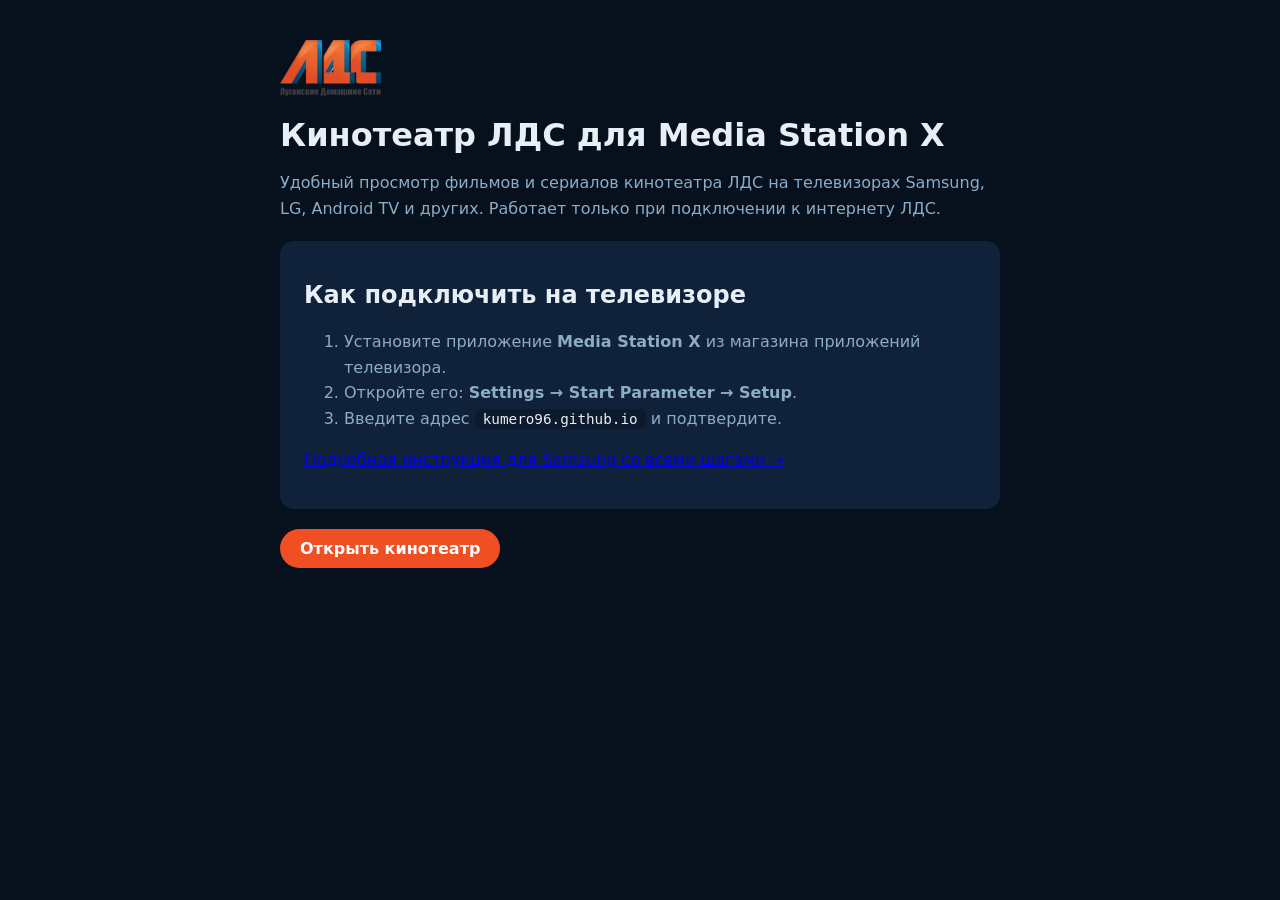
<file: index.html>
<!DOCTYPE html>
<html lang="ru">
<head>
<meta charset="utf-8">
<meta name="viewport" content="width=device-width, initial-scale=1">
<title>Кинотеатр ЛДС для MSX</title>
<style>
  :root { --bg:#06111D; --panel:#10223A; --blue:#1880D0; --orange:#F04E23; --text:#E8EEF5; --dim:#8DACC7; }
  body { margin:0; font-family: system-ui, "Segoe UI", Roboto, sans-serif; background:var(--bg); color:var(--text); }
  main { max-width: 720px; margin: 0 auto; padding: 40px 16px; }
  h1 { margin: 16px 0 4px; } p, li { color: var(--dim); line-height: 1.6; }
  .card { background: var(--panel); border-radius: 14px; padding: 20px 24px; margin: 20px 0; }
  code { background:#0B1A2C; padding: 2px 8px; border-radius: 6px; color: var(--text); font-size: 1.1em; }
  a.btn { display:inline-block; background: var(--orange); color:#fff; padding: 10px 20px; border-radius: 30px; text-decoration:none; font-weight:600; }
</style>
</head>
<body>
<main>
  <img src="msx/img/logo.png" alt="ЛДС" height="56">
  <h1>Кинотеатр ЛДС для Media Station X</h1>
  <p>Удобный просмотр фильмов и сериалов кинотеатра ЛДС на телевизорах Samsung, LG, Android TV и других. Работает только при подключении к интернету ЛДС.</p>
  <div class="card">
    <h2>Как подключить на телевизоре</h2>
    <ol>
      <li>Установите приложение <b>Media Station X</b> из магазина приложений телевизора.</li>
      <li>Откройте его: <b>Settings → Start Parameter → Setup</b>.</li>
      <li>Введите адрес <code>kumero96.github.io</code> и подтвердите.</li>
    </ol>
    <p><a href="samsung/">Подробная инструкция для Samsung со всеми шагами →</a></p>
  </div>
  <a class="btn" href="app/">Открыть кинотеатр</a>
</main>
</body>
</html>
</file>
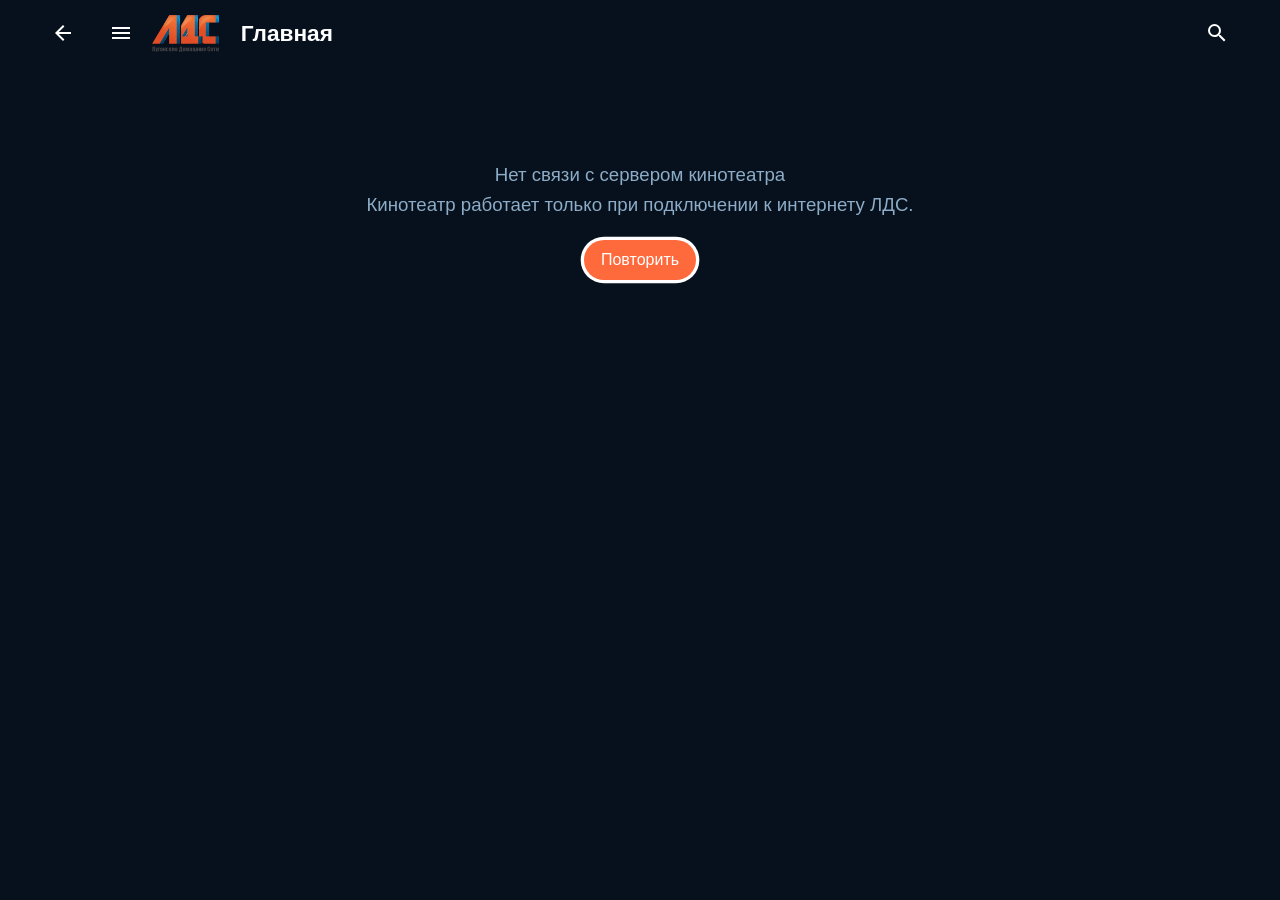
<file: app/index.html>
<!DOCTYPE html>
<html lang="ru">
<head>
    <meta charset="utf-8">
    <meta name="viewport" content="width=device-width, initial-scale=1, maximum-scale=1, user-scalable=no">
    <title>Кинотеатр ЛДС</title>
    <link rel="stylesheet" href="css/app.css?v=14">
</head>
<body>
    <div id="backdrop"></div>
    <div id="page"></div>
    <div id="top"></div>
    <div id="menu-shade"></div>
    <div id="menu"></div>
    <div id="modal"></div>
    <div id="player"></div>
    <div id="toast"></div>
    <script src="js/data.js?v=14"></script>
    <script src="js/ui.js?v=14"></script>
    <script src="js/screens.js?v=14"></script>
    <script src="js/player.js?v=14"></script>
    <script src="js/main.js?v=14"></script>
</body>
</html>
</file>
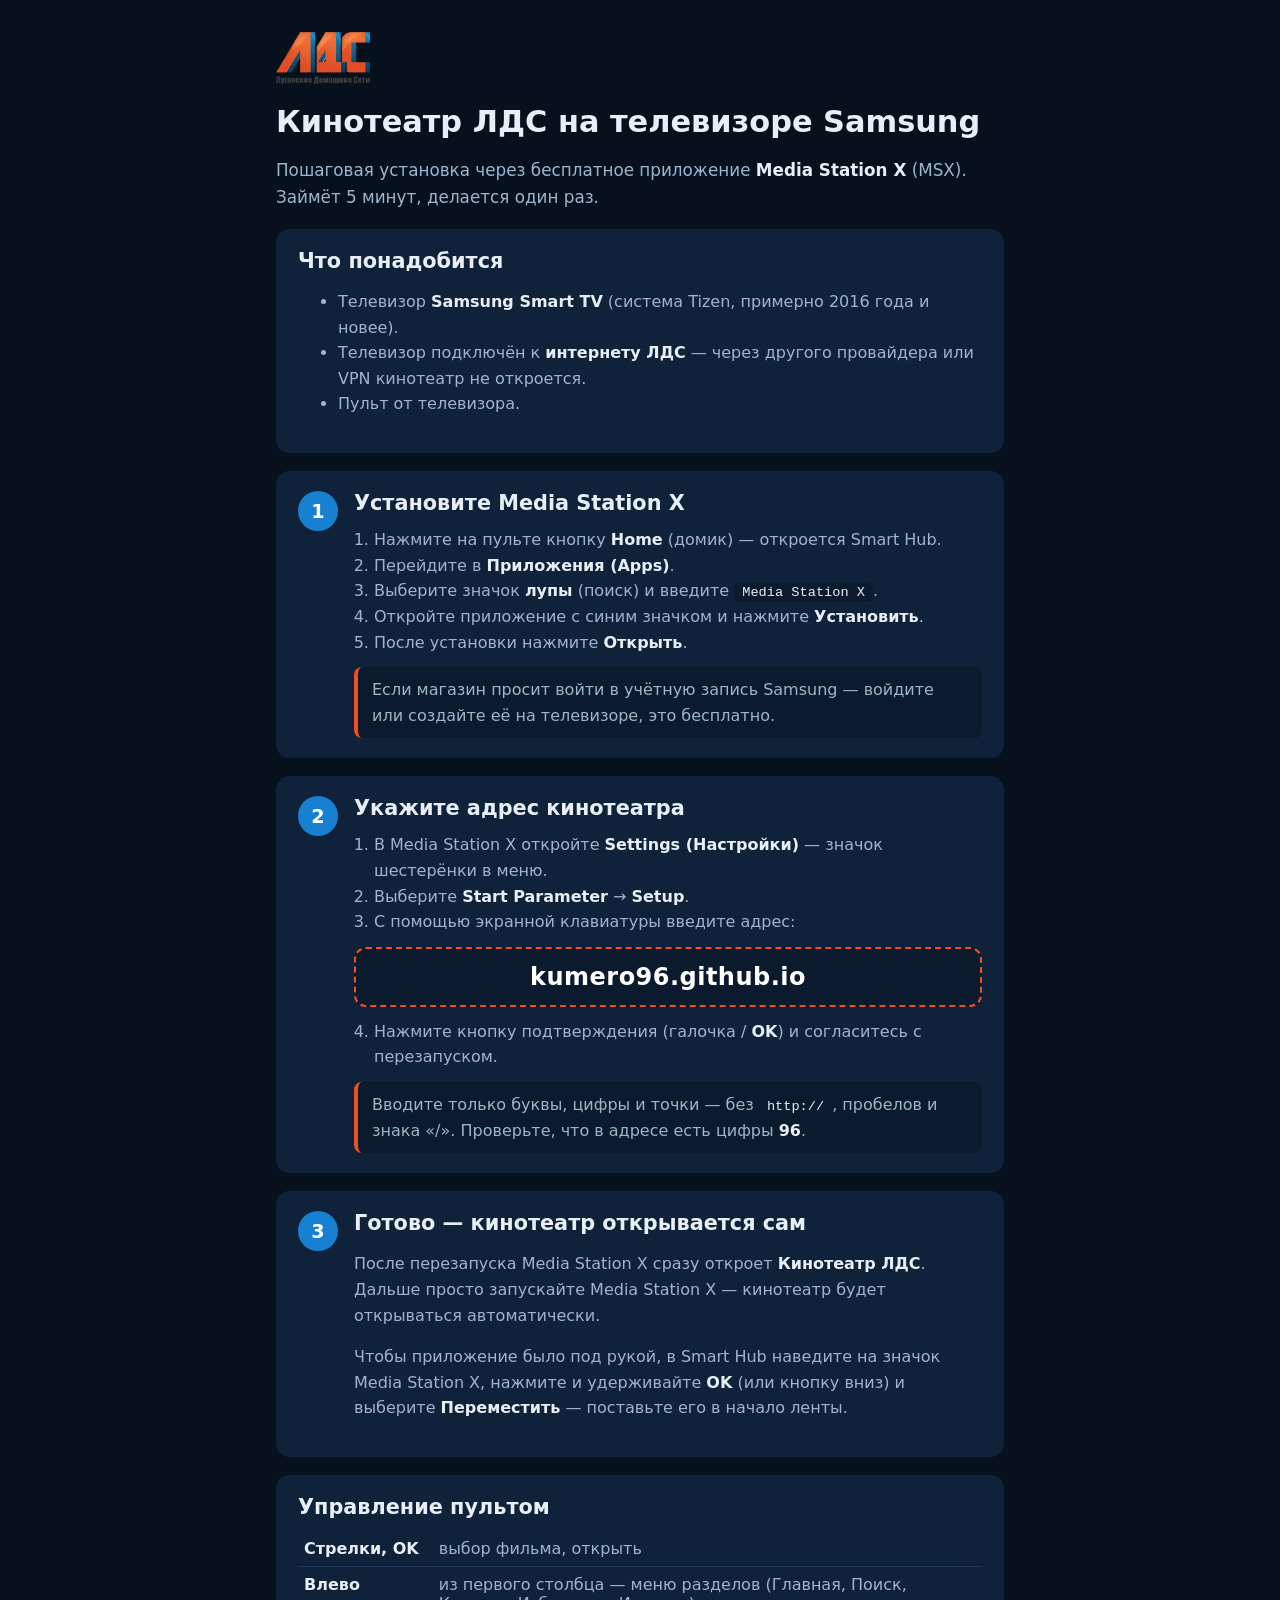
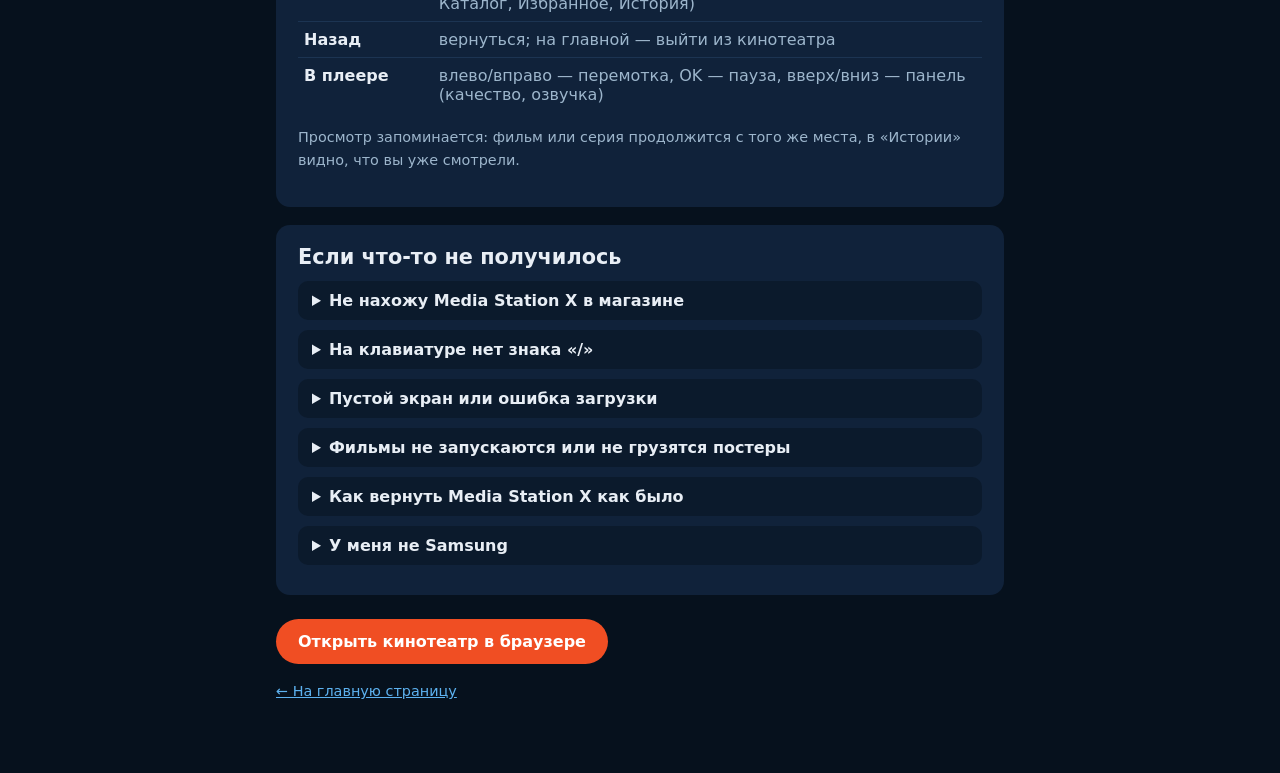
<file: samsung/index.html>
<!DOCTYPE html>
<html lang="ru">
<head>
<meta charset="utf-8">
<meta name="viewport" content="width=device-width, initial-scale=1">
<title>Кинотеатр ЛДС на Samsung</title>
<style>
  :root { --bg:#06111D; --panel:#10223A; --panel2:#0B1A2C; --blue:#1880D0; --orange:#F04E23; --text:#E8EEF5; --dim:#9DB6CC; }
  * { box-sizing: border-box; }
  body { margin:0; font-family: system-ui, "Segoe UI", Roboto, sans-serif; background:var(--bg); color:var(--text); }
  main { max-width: 760px; margin: 0 auto; padding: 32px 16px 56px; }
  h1 { margin: 16px 0 6px; font-size: 1.9em; line-height: 1.2; }
  h2 { margin: 0 0 12px; font-size: 1.3em; }
  p, li { color: var(--dim); line-height: 1.6; }
  b { color: var(--text); }
  .lead { font-size: 1.05em; }
  .card { background: var(--panel); border-radius: 14px; padding: 20px 22px; margin: 18px 0; }
  .step { display: flex; align-items: flex-start; }
  .num { flex: 0 0 40px; width: 40px; height: 40px; border-radius: 50%; background: var(--blue); color:#fff; font-weight: 700; font-size: 1.2em; display:flex; align-items:center; justify-content:center; margin-right: 16px; }
  .step > .body { flex: 1; min-width: 0; }
  .step ol, .step ul { padding-left: 20px; margin: 8px 0 0; }
  code { background: var(--panel2); padding: 2px 8px; border-radius: 6px; color: var(--text); font-size: 1.05em; word-break: break-all; }
  .addr { display:block; text-align:center; font-size: 1.5em; font-weight: 700; letter-spacing: .02em; background: var(--panel2); border: 2px dashed var(--orange); border-radius: 12px; padding: 14px; margin: 12px 0; color: #fff; word-break: break-all; }
  .path { color: var(--text); font-weight: 600; }
  .note { border-left: 4px solid var(--orange); background: var(--panel2); border-radius: 8px; padding: 10px 14px; margin: 12px 0 0; }
  .note p { margin: 0; }
  table { width: 100%; border-collapse: collapse; }
  td { padding: 8px 6px; border-top: 1px solid #1C3452; color: var(--dim); vertical-align: top; }
  td:first-child { color: var(--text); font-weight: 600; white-space: nowrap; padding-right: 14px; }
  tr:first-child td { border-top: 0; }
  details { background: var(--panel2); border-radius: 10px; padding: 10px 14px; margin: 10px 0; }
  summary { cursor: pointer; color: var(--text); font-weight: 600; }
  details p { margin: 8px 0 2px; }
  a { color: #5DB2F0; }
  a.btn { display:inline-block; background: var(--orange); color:#fff; padding: 10px 22px; border-radius: 30px; text-decoration:none; font-weight:600; margin-top: 6px; }
  .muted { font-size: .9em; }
  @media (max-width: 480px) {
    h1 { font-size: 1.5em; }
    .num { flex-basis: 32px; width: 32px; height: 32px; font-size: 1em; margin-right: 12px; }
    .card { padding: 16px; }
    td:first-child { white-space: normal; }
  }
</style>
</head>
<body>
<main>
  <img src="../msx/img/logo.png" alt="ЛДС" height="52">
  <h1>Кинотеатр ЛДС на телевизоре Samsung</h1>
  <p class="lead">Пошаговая установка через бесплатное приложение <b>Media Station X</b> (MSX). Займёт 5 минут, делается один раз.</p>

  <div class="card">
    <h2>Что понадобится</h2>
    <ul>
      <li>Телевизор <b>Samsung Smart TV</b> (система Tizen, примерно 2016 года и новее).</li>
      <li>Телевизор подключён к <b>интернету ЛДС</b> — через другого провайдера или VPN кинотеатр не откроется.</li>
      <li>Пульт от телевизора.</li>
    </ul>
  </div>

  <div class="card step">
    <span class="num">1</span>
    <div class="body">
      <h2>Установите Media Station X</h2>
      <ol>
        <li>Нажмите на пульте кнопку <b>Home</b> (домик) — откроется Smart Hub.</li>
        <li>Перейдите в <span class="path">Приложения (Apps)</span>.</li>
        <li>Выберите значок <b>лупы</b> (поиск) и введите <code>Media Station X</code>.</li>
        <li>Откройте приложение с синим значком и нажмите <b>Установить</b>.</li>
        <li>После установки нажмите <b>Открыть</b>.</li>
      </ol>
      <div class="note"><p>Если магазин просит войти в учётную запись Samsung — войдите или создайте её на телевизоре, это бесплатно.</p></div>
    </div>
  </div>

  <div class="card step">
    <span class="num">2</span>
    <div class="body">
      <h2>Укажите адрес кинотеатра</h2>
      <ol>
        <li>В Media Station X откройте <span class="path">Settings (Настройки)</span> — значок шестерёнки в меню.</li>
        <li>Выберите <span class="path">Start Parameter</span> → <span class="path">Setup</span>.</li>
        <li>С помощью экранной клавиатуры введите адрес:</li>
      </ol>
      <span class="addr">kumero96.github.io</span>
      <ol start="4">
        <li>Нажмите кнопку подтверждения (галочка / <b>OK</b>) и согласитесь с перезапуском.</li>
      </ol>
      <div class="note"><p>Вводите только буквы, цифры и точки — без <code>http://</code>, пробелов и знака «/». Проверьте, что в адресе есть цифры <b>96</b>.</p></div>
    </div>
  </div>

  <div class="card step">
    <span class="num">3</span>
    <div class="body">
      <h2>Готово — кинотеатр открывается сам</h2>
      <p>После перезапуска Media Station X сразу откроет <b>Кинотеатр ЛДС</b>. Дальше просто запускайте Media Station X — кинотеатр будет открываться автоматически.</p>
      <p>Чтобы приложение было под рукой, в Smart Hub наведите на значок Media Station X, нажмите и удерживайте <b>OK</b> (или кнопку вниз) и выберите <span class="path">Переместить</span> — поставьте его в начало ленты.</p>
    </div>
  </div>

  <div class="card">
    <h2>Управление пультом</h2>
    <table>
      <tr><td>Стрелки, OK</td><td>выбор фильма, открыть</td></tr>
      <tr><td>Влево</td><td>из первого столбца — меню разделов (Главная, Поиск, Каталог, Избранное, История)</td></tr>
      <tr><td>Назад</td><td>вернуться; на главной — выйти из кинотеатра</td></tr>
      <tr><td>В плеере</td><td>влево/вправо — перемотка, OK — пауза, вверх/вниз — панель (качество, озвучка)</td></tr>
    </table>
    <p class="muted">Просмотр запоминается: фильм или серия продолжится с того же места, в «Истории» видно, что вы уже смотрели.</p>
  </div>

  <div class="card">
    <h2>Если что-то не получилось</h2>
    <details>
      <summary>Не нахожу Media Station X в магазине</summary>
      <p>Проверьте написание в поиске. На некоторых старых моделях или в отдельных регионах приложения может не быть — тогда откройте кинотеатр во встроенном браузере телевизора (<b>Internet</b>) по адресу <code>kumero96.github.io/lds-kino/app</code> и добавьте страницу в закладки.</p>
    </details>
    <details>
      <summary>На клавиатуре нет знака «/»</summary>
      <p>Он и не нужен — введите ровно <code>kumero96.github.io</code>.</p>
    </details>
    <details>
      <summary>Пустой экран или ошибка загрузки</summary>
      <p>Убедитесь, что телевизор подключён к интернету ЛДС, и проверьте адрес на опечатки. Перезапустите Media Station X: выйдите из приложения кнопкой <b>Назад</b>/<b>Exit</b> и откройте снова.</p>
    </details>
    <details>
      <summary>Фильмы не запускаются или не грузятся постеры</summary>
      <p>Кинотеатр работает только в сети ЛДС. Отключите VPN на роутере, если он есть. Если не играет один конкретный фильм — в его карточке нажмите «Сообщить о проблеме».</p>
    </details>
    <details>
      <summary>Как вернуть Media Station X как было</summary>
      <p><span class="path">Settings → Start Parameter → Reset</span>, затем перезапустите приложение.</p>
    </details>
    <details>
      <summary>У меня не Samsung</summary>
      <p>Media Station X есть и для <b>LG</b> (магазин LG Content Store), настройка та же: адрес <code>kumero96.github.io</code>. На Android TV лучше установить отдельное приложение Кинотеатр ЛДС.</p>
    </details>
  </div>

  <p><a class="btn" href="../app/">Открыть кинотеатр в браузере</a></p>
  <p class="muted"><a href="../">← На главную страницу</a></p>
</main>
</body>
</html>
</file>
<file: app/css/app.css>
/* Кинотеатр ЛДС — веб-версия для телевизоров (открывается из MSX или в любом браузере).
   Размеры в rem: 1rem = 1/96 ширины экрана, поэтому интерфейс одинаков на 720p, 1080p и 4K. */

* { box-sizing: border-box; }

html, body {
    margin: 0;
    height: 100%;
    overflow: hidden;
    background: #06111D;
    color: #FFFFFF;
    font-family: "Segoe UI", Roboto, "Helvetica Neue", Arial, sans-serif;
    -webkit-user-select: none;
    user-select: none;
    cursor: default;
}

body::before {
    /* фирменный фон — готовая картинка (градиенты слишком тяжело перерисовывать на ТВ) */
    content: "";
    position: fixed;
    top: 0; right: 0; bottom: 0; left: 0;
    background: #06111D url("../img/background.jpg") center / cover no-repeat;
    z-index: -2;
}

#backdrop { display: none; }

/* ---------- шапка ---------- */

#top {
    position: fixed;
    top: 0; left: 0; right: 0;
    height: 5.5rem;
    display: flex;
    align-items: center;
    padding: 0 3rem;
    z-index: 20;
    background: #06111D;
    height: 5rem;
}
#top .logo { height: 2.8rem; margin: 0 0.6rem; }
#top .title { font-size: 1.7rem; font-weight: 600; flex: 1; white-space: nowrap; overflow: hidden; text-overflow: ellipsis; }
.icon-btn {
    width: 3.4rem; height: 3.4rem;
    border-radius: 50%;
    display: flex; align-items: center; justify-content: center;
    font-size: 1.7rem;
    color: #FFFFFF;
    background: transparent;
}
.icon-btn svg { width: 1.8rem; height: 1.8rem; fill: currentColor; }
.icon-btn.focus { background: #fff; color: #06111D; }

/* ---------- боковое меню ---------- */

#menu {
    position: fixed;
    top: 0; bottom: 0; left: 0;
    width: 22rem;
    padding: 6.5rem 1.2rem 2rem;
    background: rgba(6, 17, 29, 0.97);
    border-right: 1px solid rgba(79, 170, 240, 0.25);
    -webkit-transform: translateX(-100%);
    transform: translateX(-100%);
    z-index: 30;
    overflow: hidden;
}
#menu.open { -webkit-transform: none; transform: none; }
#menu .sep { color: #8DACC7; font-size: 1rem; text-transform: uppercase; letter-spacing: 0.1rem; margin: 1.2rem 1.2rem 0.4rem; }
.menu-item {
    display: flex; align-items: center;
    padding: 0.85rem 1.2rem;
    border-radius: 0.9rem;
    font-size: 1.45rem;
    color: #DCE6F0;
}
.menu-item svg { width: 1.6rem; height: 1.6rem; fill: currentColor; flex: none; }
.menu-item.active { color: #4FAAF0; }
.menu-item.focus { background: #fff; color: #06111D; }
#menu-shade {
    position: fixed; top: 0; right: 0; bottom: 0; left: 0; background: rgba(0, 0, 0, 0.45);
    display: none; z-index: 25;
}
#menu-shade.on { display: block; }

/* ---------- страницы ---------- */

#page {
    position: absolute;
    top: 0; left: 0; right: 0; bottom: 0;
    overflow: hidden;
}
.scroll {
    position: relative;
    padding: 6rem 0 6rem;
}
.far { visibility: hidden; }
#diag {
    position: fixed; right: 0.6rem; bottom: 0.4rem; z-index: 90;
    font-size: 0.9rem; color: #8DACC7; background: rgba(0, 0, 0, 0.6);
    padding: 0.2rem 0.6rem; border-radius: 0.4rem; pointer-events: none;
}

.row { margin-bottom: 1.8rem; }
.row-head {
    display: flex; align-items: center;
    padding: 0 3rem;
    margin-bottom: 0.8rem;
}
.row-head h2 { font-size: 1.7rem; margin: 0; font-weight: 600; }
.pill {
    display: inline-flex; align-items: center;
    padding: 0.55rem 1.3rem;
    border-radius: 3rem;
    background: rgba(16, 34, 58, 0.9);
    font-size: 1.2rem;
    color: #fff;
    white-space: nowrap;
}
.pill.small { padding: 0.35rem 1rem; font-size: 1.05rem; }
.pill.sel { background: #1880D0; }
.pill.primary { background: #F04E23; }
.pill.focus { background: #fff; color: #06111D; }
.pill.primary.focus { background: #FF6A3D; box-shadow: 0 0 0 0.25rem #fff; color: #fff; }
.pill.sel.focus { background: #3A9BE8; box-shadow: 0 0 0 0.25rem #fff; color: #fff; }
.pill svg { width: 1.3rem; height: 1.3rem; fill: currentColor; margin-right: 0.5rem; flex: none; }
.pill .after svg { margin: 0 0 0 0.4rem; }

.row-items {
    display: flex;
    padding: 0.6rem 3rem 0.4rem;
    overflow: hidden;
    scroll-behavior: auto;
}

/* ---------- постер ---------- */

.card { width: 11.5rem; flex: none; }
.card .img {
    position: relative;
    width: 100%;
    padding-top: 148%;
    border-radius: 1rem;
    background: #10223A center / cover no-repeat;
    overflow: hidden;
}
.card.focus .img { box-shadow: 0 0 0 0.3rem #fff; }
.card .name { margin-top: 0.7rem; font-size: 1.15rem; line-height: 1.35; max-height: 2.7em; overflow: hidden; }
.card .year { color: #8DACC7; font-size: 1rem; margin-top: 0.15rem; }
.card .noimg { position: absolute; top: 0; right: 0; bottom: 0; left: 0; display: flex; align-items: center; justify-content: center; text-align: center; padding: 1rem; color: #8DACC7; font-size: 1.1rem; }
.badge {
    position: absolute;
    padding: 0.2rem 0.55rem;
    border-radius: 0.5rem;
    font-size: 0.9rem;
    font-weight: 700;
    color: #fff;
    line-height: 1.3;
}
.badge.rating { top: 0.6rem; left: 0.6rem; background: rgba(24, 128, 208, 0.92); }
.badge.new { top: 0.6rem; right: 0.6rem; background: #F04E23; }
.badge.watched { bottom: 1rem; left: 0.6rem; background: #3FB950; }
.badge.count { bottom: 1rem; left: 0.6rem; background: rgba(6, 17, 29, 0.85); }
.progress { position: absolute; left: 0; right: 0; bottom: 0; height: 0.45rem; background: rgba(255, 255, 255, 0.55); }
.progress i { display: block; height: 100%; background: #F04E23; }
.progress i.done { background: #3FB950; }

.more-card .img { display: flex; }
.more-card .img b { position: absolute; top: 0; right: 0; bottom: 0; left: 0; display: flex; align-items: center; justify-content: center; font-size: 4rem; color: #fff; }

.grid {
    display: flex;
    flex-wrap: wrap;
    padding: 0.6rem 3rem;
}
.grid .card { width: calc((100% - 5 * 1.55rem) / 6); }

.filters { display: flex; flex-wrap: wrap; padding: 0 3rem 1.2rem; }
.hint { color: #8DACC7; font-size: 1.15rem; padding: 0 3rem 1rem; }

.message { text-align: center; padding: 6rem 3rem; color: #8DACC7; font-size: 1.4rem; line-height: 1.6; }
.message .pill { margin-top: 1.5rem; }
.spinner {
    width: 3.5rem; height: 3.5rem; margin: 0 auto 1rem;
    border: 0.35rem solid rgba(255, 255, 255, 0.2); border-top-color: #4FAAF0;
    border-radius: 50%; animation: spin 0.9s linear infinite;
}
@keyframes spin { to { transform: rotate(360deg); } }

/* ---------- страница фильма ---------- */

.details { display: flex; padding: 1rem 3rem 1rem; }
.details .poster {
    width: 19rem; height: 28rem; flex: none;
    border-radius: 1.2rem; background: #10223A center / cover no-repeat;
    box-shadow: 0 1rem 3rem rgba(0, 0, 0, 0.5);
}
.details .info { flex: 1; min-width: 0; }
.details h1 { font-size: 3rem; margin: 0 0 0.4rem; line-height: 1.15; }
.details .sub { color: #8DACC7; font-size: 1.3rem; margin-bottom: 0.4rem; }
.details .ratings { display: flex; margin: 0.8rem 0; }
.chip { border: 1px solid rgba(255, 255, 255, 0.35); border-radius: 0.5rem; padding: 0.2rem 0.7rem; font-size: 1.1rem; }
.chip b { color: #4FAAF0; margin-right: 0.3rem; }
.details .line { color: #8DACC7; font-size: 1.15rem; margin: 0.2rem 0; white-space: nowrap; overflow: hidden; text-overflow: ellipsis; }
.details .desc { font-size: 1.25rem; line-height: 1.55; color: #D8E1EA; margin: 1rem 0 0; max-height: 7.8em; overflow: hidden; }
.actions { display: flex; flex-wrap: wrap; margin-top: 1.5rem; }
.actions .pill { font-size: 1.3rem; padding: 0.8rem 1.6rem; }

.section { padding: 0 3rem; margin: 1.5rem 0 0.5rem; }
.section h2 { font-size: 1.6rem; margin: 0 0 0.8rem; font-weight: 600; }
.tabs { display: flex; flex-wrap: wrap; }

.episodes { display: flex; flex-wrap: wrap; padding: 0.4rem 3rem; }
.ep {
    position: relative;
    width: calc((100% - 4 * 1rem) / 5);
    padding: 0.9rem 1.1rem 1.1rem;
    border-radius: 0.9rem;
    background: rgba(16, 34, 58, 0.9);
    overflow: hidden;
}
.ep .t { font-size: 1.25rem; white-space: nowrap; overflow: hidden; text-overflow: ellipsis; }
.ep .m { color: #8DACC7; font-size: 1rem; margin-top: 0.2rem; }
.ep.last { box-shadow: inset 0 0 0 0.15rem #F04E23; }
.ep.watched .t { color: #3FB950; }
.ep.focus { background: #17345A; box-shadow: 0 0 0 0.25rem #fff; }

/* ---------- окна ---------- */

#modal {
    position: fixed; top: 0; right: 0; bottom: 0; left: 0;
    background: rgba(0, 0, 0, 0.6);
    display: none; align-items: center; justify-content: center;
    z-index: 70;
}
#modal.on { display: flex; }
.dialog {
    width: 52rem; max-height: 90vh; overflow: hidden;
    background: #0B1A2C;
    border: 1px solid rgba(24, 128, 208, 0.5);
    border-radius: 1.4rem;
    padding: 2.2rem 2.5rem;
}
.dialog h3 { margin: 0 0 0.3rem; font-size: 2rem; }
.dialog .sub { color: #4FAAF0; font-size: 1.2rem; margin-bottom: 1.2rem; }
.dialog p { color: #D8E1EA; font-size: 1.2rem; line-height: 1.6; margin: 0.6rem 0; }
.dialog .list { display: flex; flex-direction: column; max-height: 55vh; overflow: hidden; }
.dialog .opt { padding: 0.75rem 1.2rem; border-radius: 0.8rem; font-size: 1.3rem; background: rgba(16, 34, 58, 0.9); }
.dialog .opt.sel { color: #4FAAF0; }
.dialog .opt.focus { background: #fff; color: #06111D; }
.dialog .buttons { display: flex; margin-top: 1.5rem; flex-wrap: wrap; }
.dialog .warn { color: #F04E23; }

/* ---------- клавиатура ---------- */

.input {
    margin: 0 3rem 1.2rem;
    padding: 1rem 1.5rem;
    border-radius: 1rem;
    background: #10223A;
    font-size: 1.7rem;
    min-height: 3.8rem;
    box-shadow: inset 0 0 0 0.15rem rgba(79, 170, 240, 0.5);
}
.input .ph { color: #8DACC7; }
.input .caret { display: inline-block; width: 0.12rem; height: 1.6rem; background: #F04E23; vertical-align: middle; margin-left: 0.15rem; animation: blink 1s steps(1) infinite; }
@keyframes blink { 50% { opacity: 0; } }
.kb { padding: 0 3rem; }
.kb-row { display: flex; margin-bottom: 0.6rem; }
.key {
    flex: 1; min-width: 0;
    height: 3.6rem;
    border-radius: 0.7rem;
    background: rgba(16, 34, 58, 0.9);
    display: flex; align-items: center; justify-content: center;
    font-size: 1.45rem;
}
.key.w2 { flex: 2; } .key.w3 { flex: 3; } .key.w4 { flex: 4; }
.key.accent { background: #1880D0; }
.key.focus { background: #fff; color: #06111D; }
.dialog .input { margin: 0.8rem 0; font-size: 1.4rem; min-height: 3rem; }
.dialog .kb { padding: 0; }
.dialog .key { height: 3rem; font-size: 1.25rem; }

/* ---------- плеер ---------- */

#player {
    position: fixed; top: 0; right: 0; bottom: 0; left: 0;
    background: #000;
    display: none;
    z-index: 50;
}
#player.on { display: block; }
#player video { width: 100%; height: 100%; background: #000; }
#player .ui { position: absolute; top: 0; right: 0; bottom: 0; left: 0; opacity: 0; transition: opacity 0.3s; pointer-events: none; }
#player.show .ui { opacity: 1; }
#player .ptop {
    position: absolute; top: 0; left: 0; right: 0;
    padding: 2.5rem 3rem 5rem;
    font-size: 1.8rem;
    background: linear-gradient(to bottom, rgba(0, 0, 0, 0.8), transparent);
}
#player .pbottom {
    position: absolute; bottom: 0; left: 0; right: 0;
    padding: 5rem 3rem 2.5rem;
    background: linear-gradient(to top, rgba(0, 0, 0, 0.85), transparent);
}
#player .bar { position: relative; height: 0.5rem; background: rgba(255, 255, 255, 0.25); border-radius: 0.3rem; }
#player .bar .buf { position: absolute; left: 0; top: 0; bottom: 0; background: rgba(79, 170, 240, 0.45); border-radius: 0.3rem; }
#player .bar .pos { position: absolute; left: 0; top: 0; bottom: 0; background: #F04E23; border-radius: 0.3rem; }
#player .bar .dot { position: absolute; top: 50%; width: 1.3rem; height: 1.3rem; margin: -0.65rem 0 0 -0.65rem; border-radius: 50%; background: #F04E23; }
#player .times { display: flex; justify-content: space-between; font-size: 1.2rem; color: #DDE; margin-top: 0.7rem; }
#player .pbtns { display: flex; margin-top: 1.2rem; align-items: center; pointer-events: auto; }
#player .pbtns .pill { font-size: 1.25rem; }
#player .osd {
    position: absolute; top: 50%; left: 50%;
    transform: translate(-50%, -50%);
    padding: 1rem 2rem; border-radius: 1rem;
    background: rgba(0, 0, 0, 0.7);
    font-size: 2rem; display: none;
}
#player .osd.on { display: block; }
#player .next {
    position: absolute; right: 3rem; bottom: 12rem;
    padding: 1.5rem 2rem; border-radius: 1.2rem;
    background: rgba(11, 26, 44, 0.95);
    border: 1px solid rgba(24, 128, 208, 0.6);
    font-size: 1.4rem; display: none; pointer-events: auto;
}
#player .next.on { display: block; }
#player .next .buttons { display: flex; margin-top: 1rem; }
#player .busy { position: absolute; top: 50%; left: 50%; margin: -1.75rem 0 0 -1.75rem; display: none; }
#player .busy.on { display: block; }

#toast {
    position: fixed; left: 50%; bottom: 3rem;
    transform: translateX(-50%) translateY(8rem);
    padding: 1rem 2rem; border-radius: 3rem;
    background: rgba(11, 26, 44, 0.95);
    border: 1px solid rgba(79, 170, 240, 0.5);
    font-size: 1.3rem;
    transition: transform 0.3s;
    z-index: 80;
}
#toast.on { transform: translateX(-50%) translateY(0); }

/* ---------- телефоны ---------- */
html.phone .grid .card { width: calc((100% - 2 * 1.55rem) / 3); }
html.phone .card { width: 16rem; }
html.phone .details { flex-direction: column; }
html.phone .ep { width: calc((100% - 1rem) / 2); }

/* отступы вместо flex gap (старые браузеры ТВ его не знают) */
#top > * + * { margin-left: 1rem; }
.menu-item > * + * { margin-left: 1.2rem; }
.row-head > * + * { margin-left: 1.2rem; }
.pill > * + * { margin-left: 0.6rem; }
.row-items > * + * { margin-left: 1.4rem; }
.details > * + * { margin-left: 3rem; }
.details .ratings > * + * { margin-left: 0.8rem; }
.actions > * { margin: 0 0.9rem 0.9rem 0; }
.tabs > * { margin: 0 0.8rem 0.8rem 0; }
.filters > * { margin: 0 0.8rem 0.8rem 0; }
.dialog .list > * + * { margin-top: 0.5rem; }
.dialog .buttons > * { margin: 0 1rem 1rem 0; }
.kb-row > * + * { margin-left: 0.6rem; }
#player .pbtns > * + * { margin-left: 0.9rem; }
#player .next .buttons > * + * { margin-left: 0.8rem; }
.grid .card { margin: 0 1.55rem 2rem 0; }
.grid .card:nth-child(6n) { margin-right: 0; }
.episodes .ep { margin: 0 1rem 1rem 0; }
.episodes .ep:nth-child(5n) { margin-right: 0; }
html.phone .grid .card:nth-child(6n) { margin-right: 1.55rem; }
html.phone .grid .card:nth-child(3n) { margin-right: 0; }
html.phone .episodes .ep:nth-child(5n) { margin-right: 1rem; }
html.phone .episodes .ep:nth-child(2n) { margin-right: 0; }

/* телефоны: прокрутка пальцем */
html.phone #page { overflow-y: auto; -webkit-overflow-scrolling: touch; }
html.phone .scroll { position: relative; }
html.phone .row-items { overflow-x: auto; -webkit-overflow-scrolling: touch; }
html.phone #top { padding: 0 1rem; }
html.phone .details .poster { width: 100%; height: 0; padding-top: 140%; }
</file>
